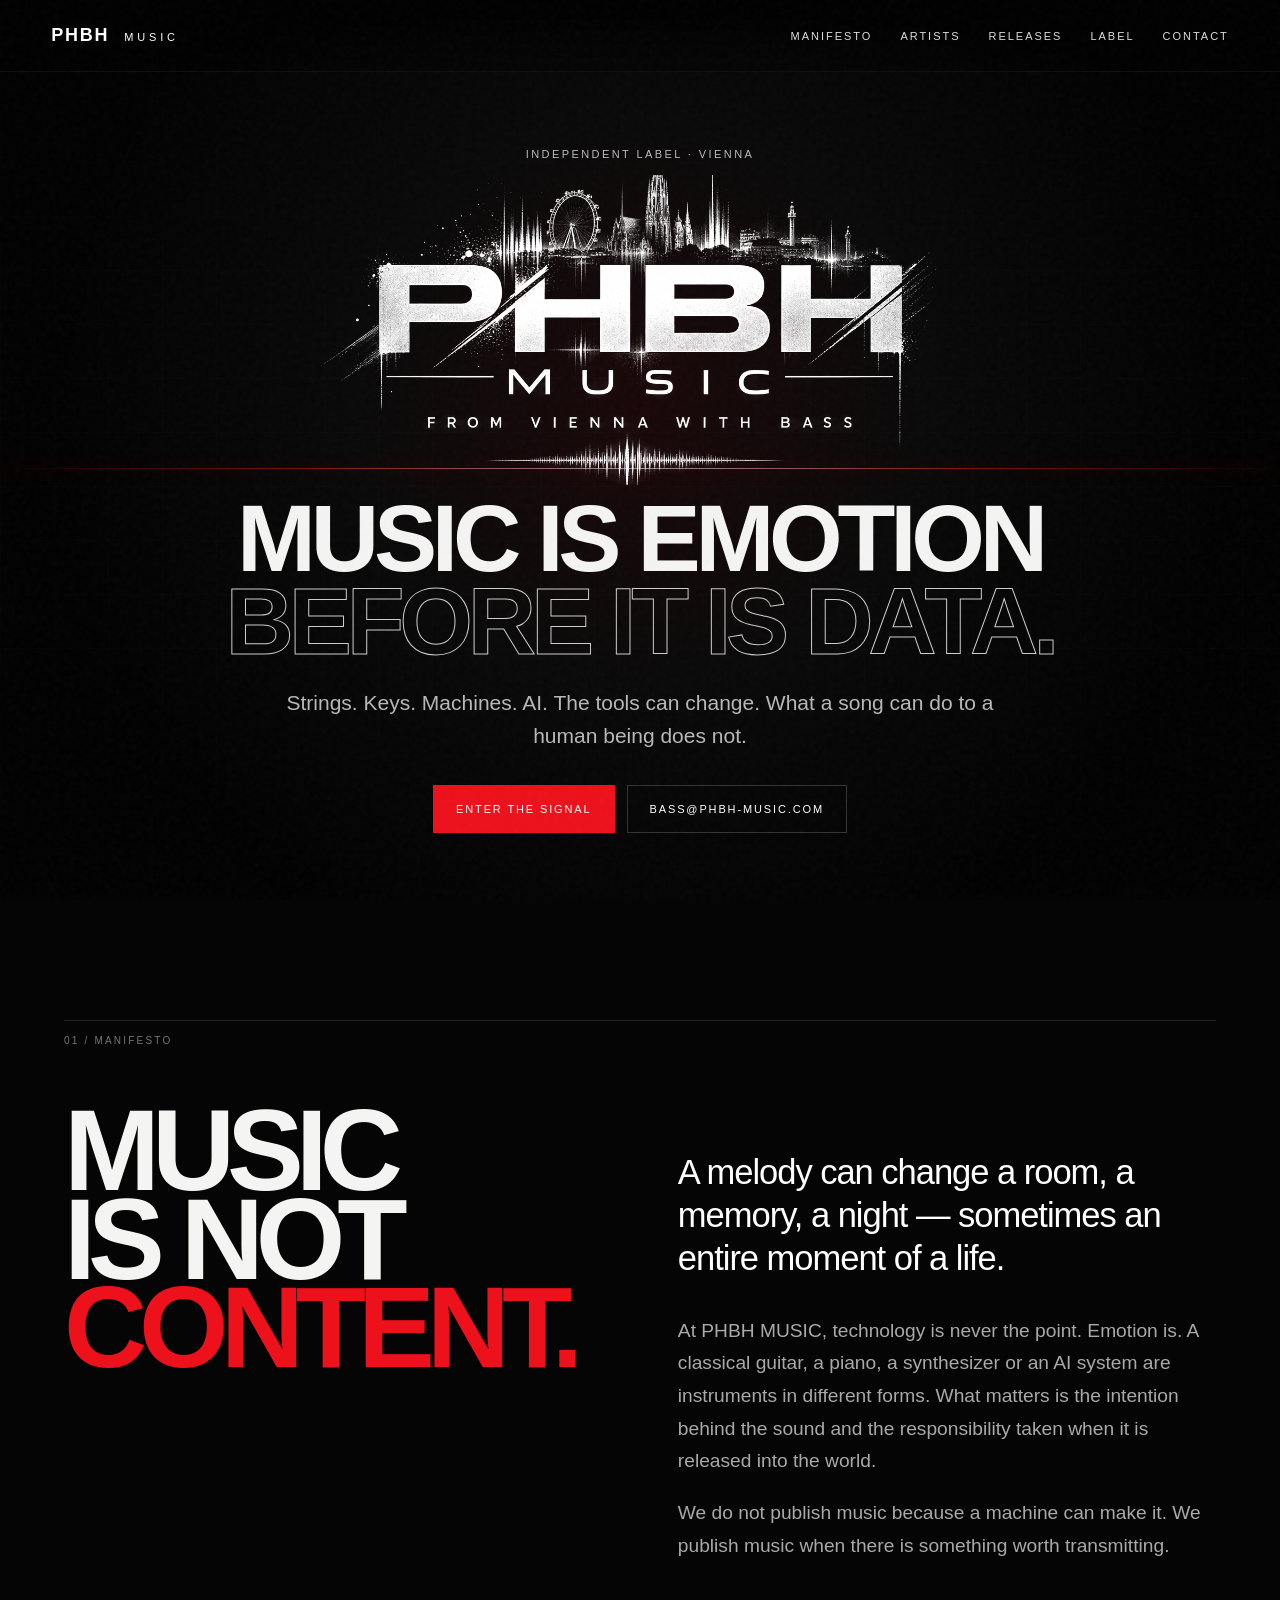
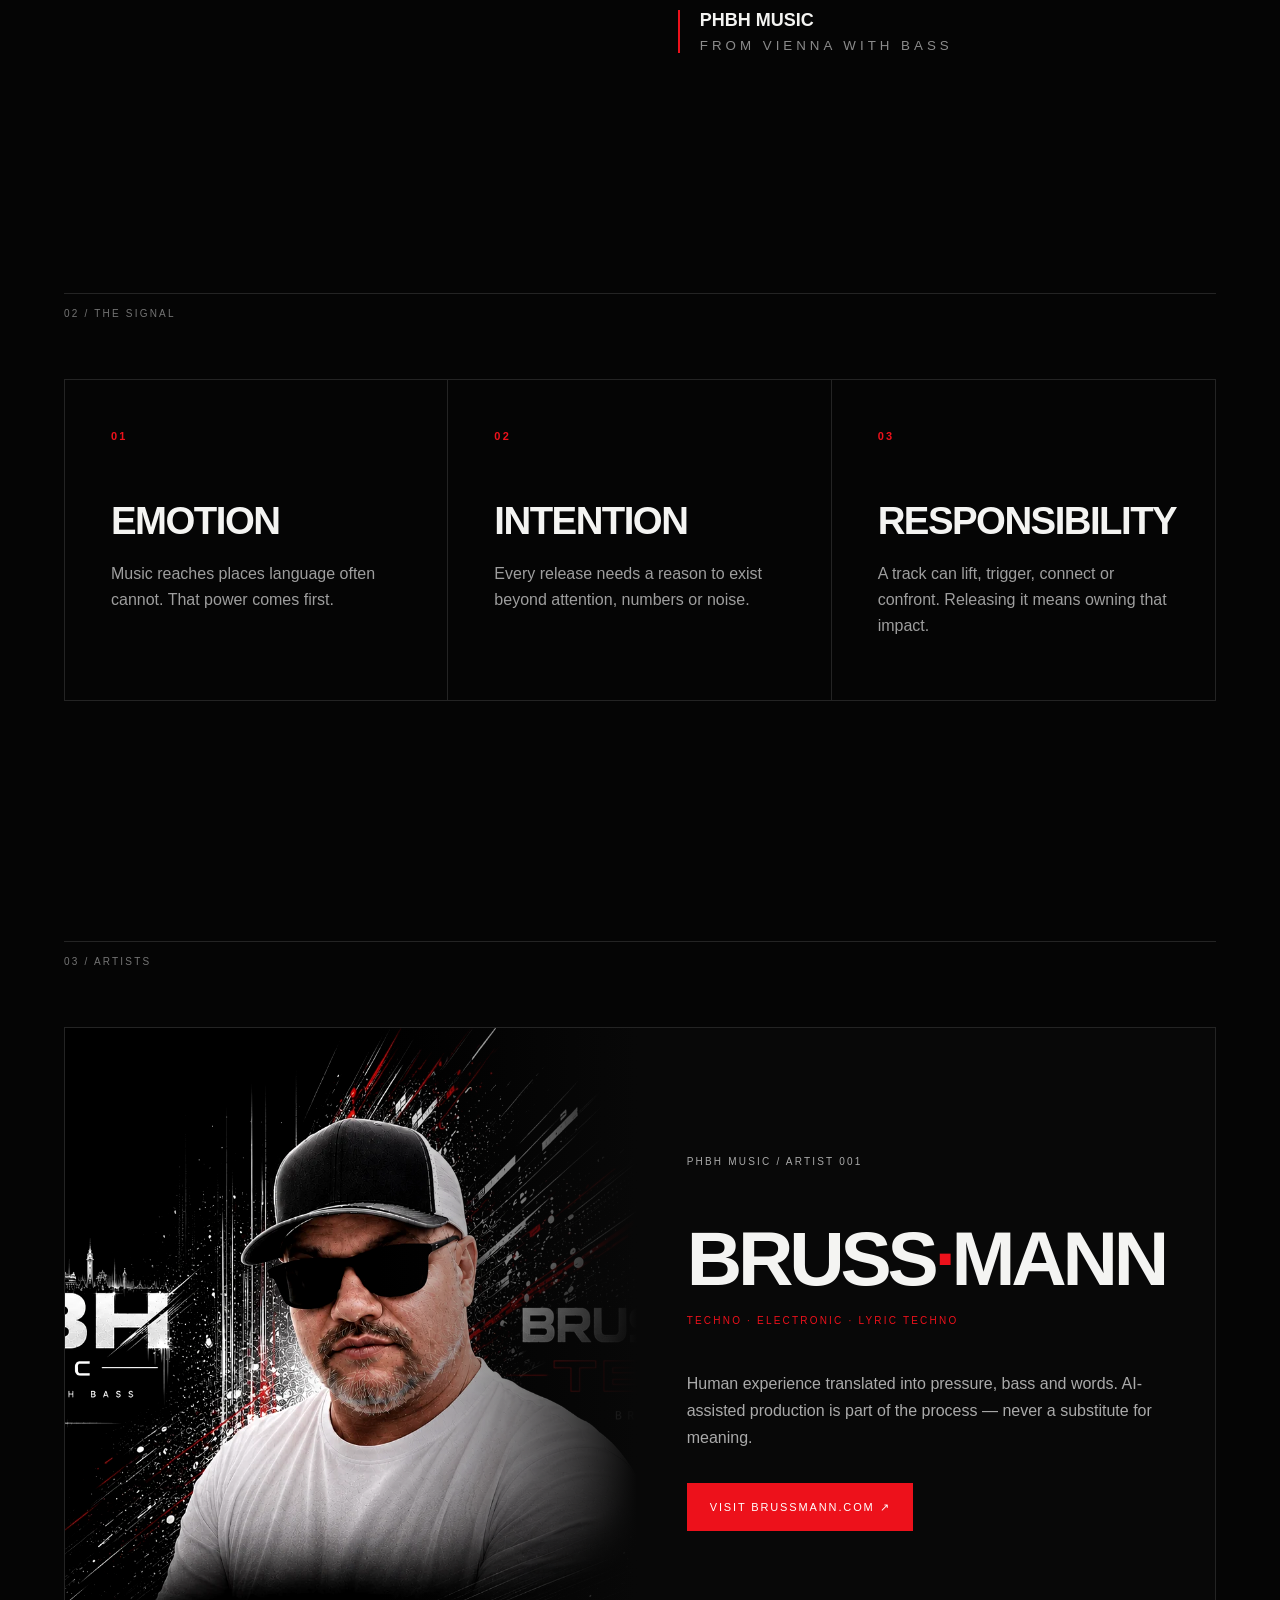
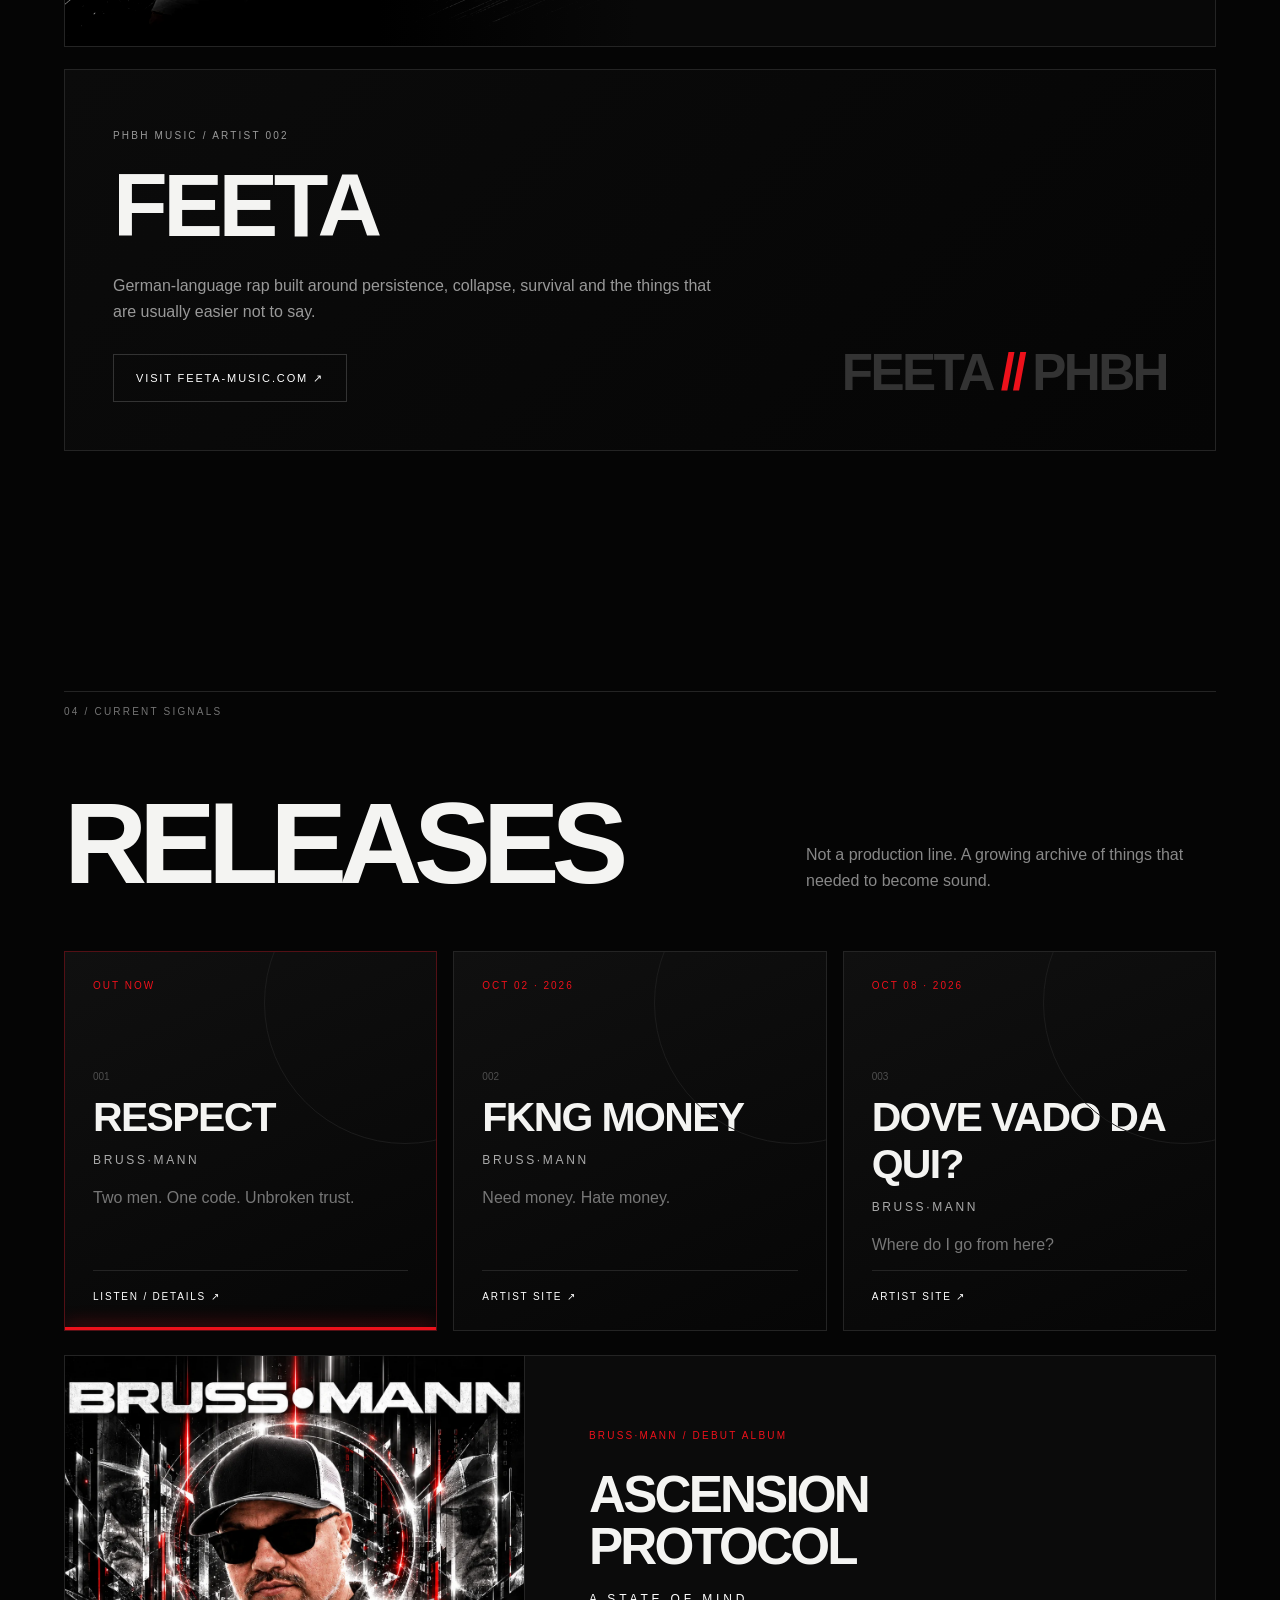
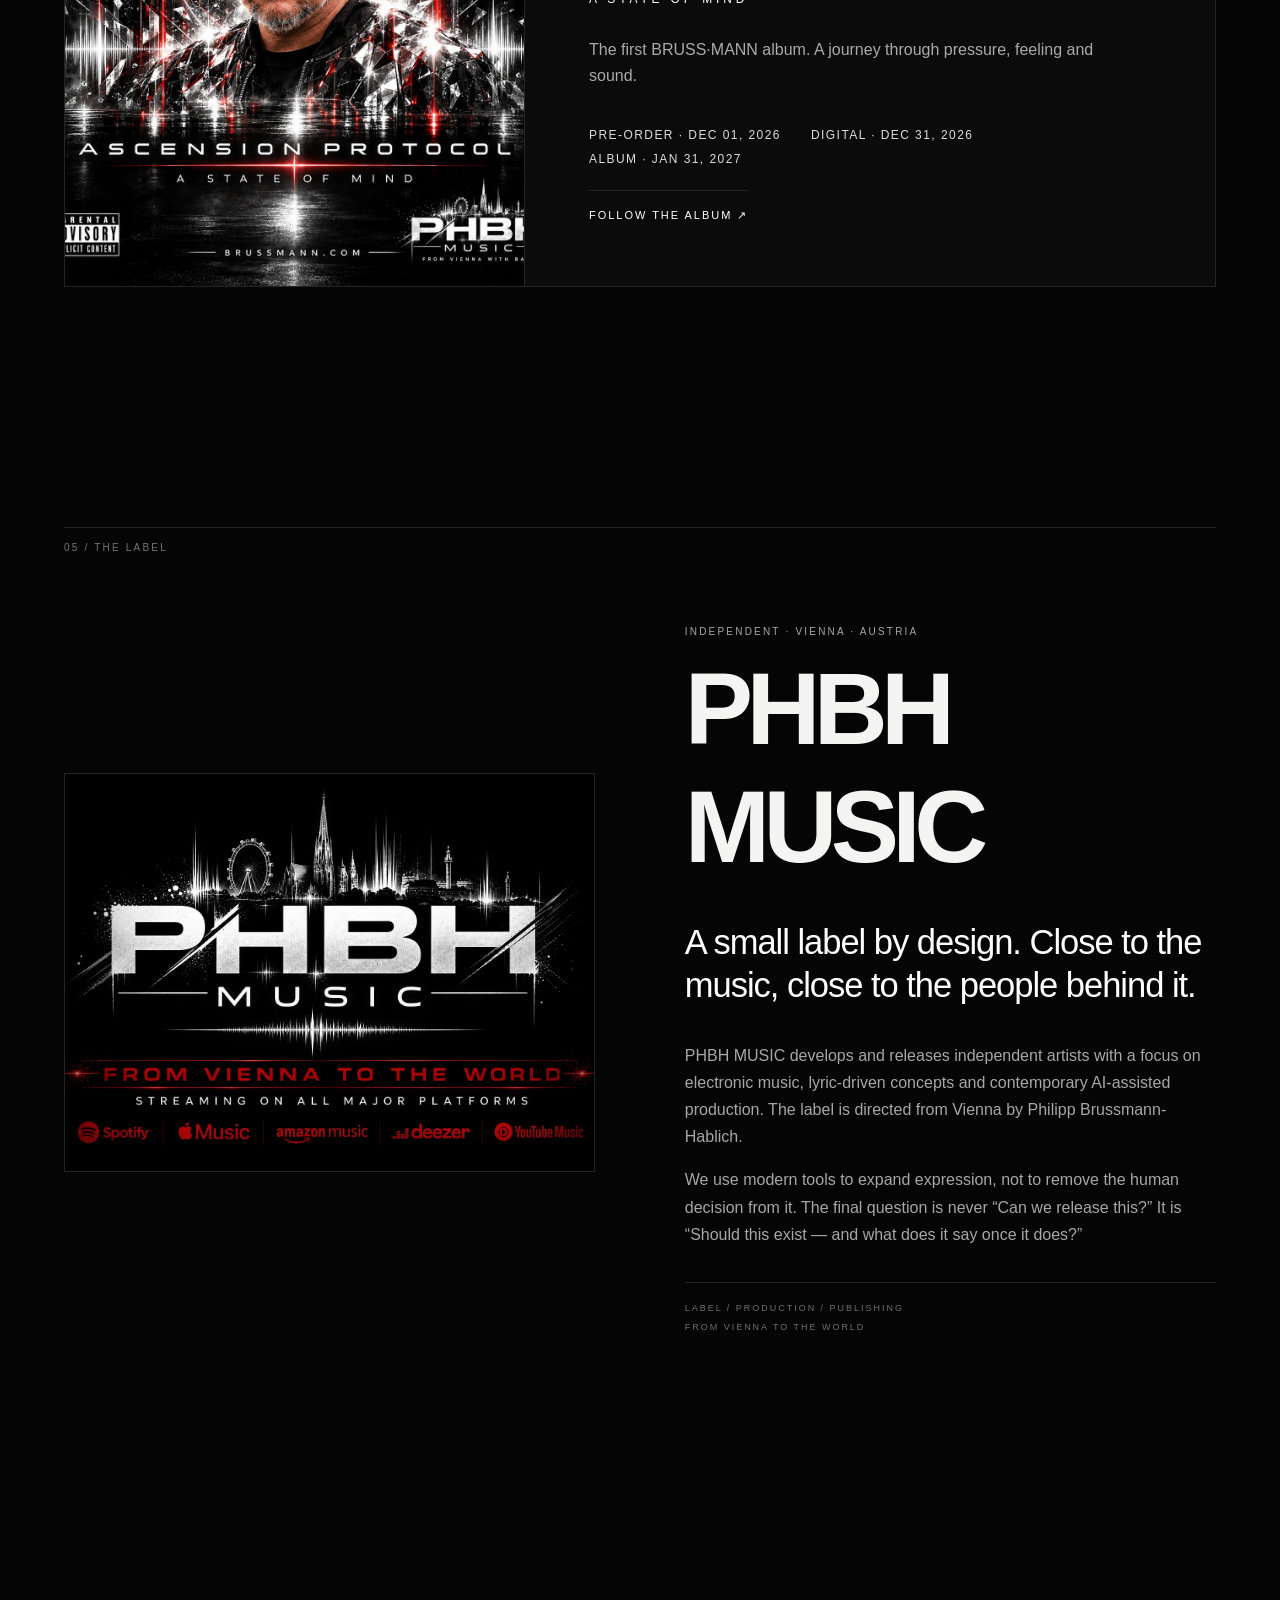
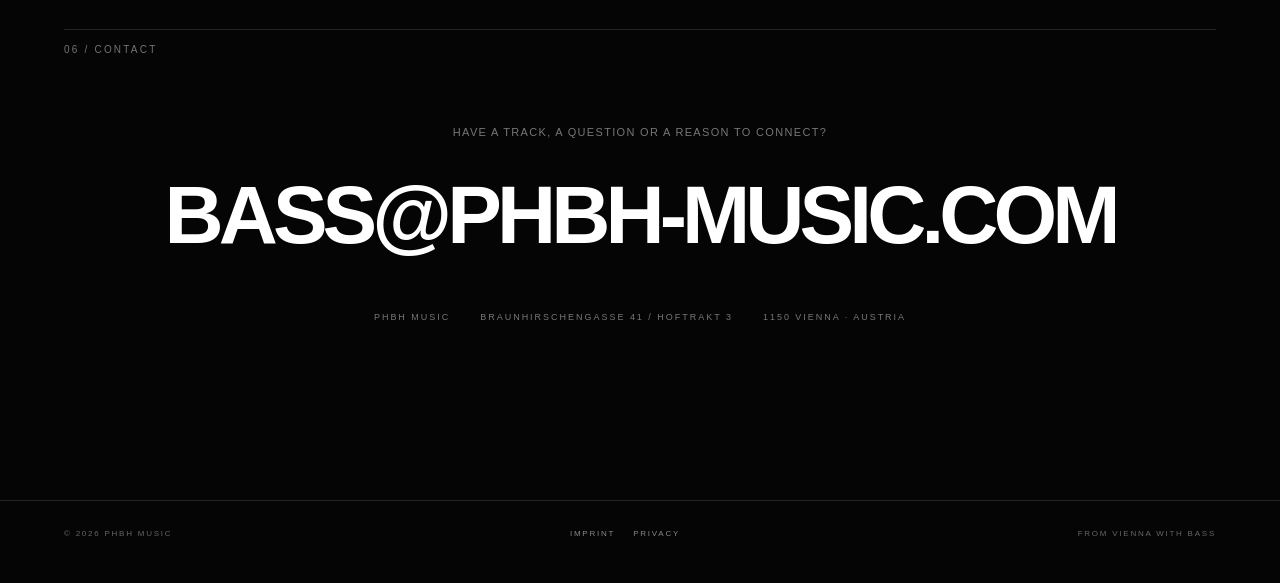
<file: index.html>
<!doctype html>
<html lang="en">
<head>
  <meta charset="utf-8">
  <meta name="viewport" content="width=device-width,initial-scale=1">
  <title>PHBH MUSIC — From Vienna with Bass</title>
  <meta name="description" content="PHBH MUSIC is an independent Vienna-based music label built around emotion, intention and responsible use of modern production technology.">
  <meta name="theme-color" content="#050505">
  <meta property="og:title" content="PHBH MUSIC — From Vienna with Bass">
  <meta property="og:description" content="Music is emotion before it is data. Independent music from Vienna, created with intention.">
  <meta property="og:type" content="website">
  <meta property="og:url" content="https://phbh-music.com/">
  <meta property="og:image" content="https://phbh-music.com/assets/phbh-og.jpg">
  <link rel="stylesheet" href="css/style.css?v=20260926">
  <link rel="icon" href="data:image/svg+xml,<svg xmlns=%22http://www.w3.org/2000/svg%22 viewBox=%220 0 100 100%22><rect width=%22100%22 height=%22100%22 fill=%22black%22/><text x=%2250%22 y=%2262%22 font-size=%2242%22 text-anchor=%22middle%22 fill=%22white%22 font-family=%22Arial%22 font-weight=%22900%22>PH</text></svg>">
</head>
<body>
  <div class="noise" aria-hidden="true"></div>
  <header class="topbar">
    <a class="brand" href="#top" aria-label="PHBH MUSIC home">PHBH <span>MUSIC</span></a>
    <button class="menu" aria-label="Open navigation" aria-expanded="false">MENU</button>
    <nav class="nav" aria-label="Primary navigation">
      <a href="#manifesto">Manifesto</a>
      <a href="#artists">Artists</a>
      <a href="#releases">Releases</a>
      <a href="#about">Label</a>
      <a href="#contact">Contact</a>
    </nav>
  </header>

  <main id="top">
    <section class="hero">
      <div class="hero-grid"></div>
      <div class="pulse-line"></div>
      <div class="hero-inner">
        <p class="eyebrow reveal">INDEPENDENT LABEL · VIENNA</p>
        <img class="hero-logo reveal" src="assets/phbh-logo.webp" alt="PHBH MUSIC — From Vienna with Bass">
        <h1 class="reveal">Music is emotion<br><em>before it is data.</em></h1>
        <p class="hero-copy reveal">Strings. Keys. Machines. AI. The tools can change. What a song can do to a human being does not.</p>
        <div class="hero-actions reveal">
          <a class="btn primary" href="#manifesto">Enter the signal</a>
          <a class="btn ghost" href="mailto:bass@phbh-music.com">bass@phbh-music.com</a>
        </div>
      </div>
    </section>

    <section class="manifesto section" id="manifesto">
      <div class="section-tag">01 / MANIFESTO</div>
      <div class="manifesto-layout">
        <h2 class="reveal">MUSIC<br>IS NOT<br><span>CONTENT.</span></h2>
        <div class="manifesto-copy reveal">
          <p class="lead">A melody can change a room, a memory, a night — sometimes an entire moment of a life.</p>
          <p>At PHBH MUSIC, technology is never the point. Emotion is. A classical guitar, a piano, a synthesizer or an AI system are instruments in different forms. What matters is the intention behind the sound and the responsibility taken when it is released into the world.</p>
          <p>We do not publish music because a machine can make it. We publish music when there is something worth transmitting.</p>
          <div class="signature-line"><span>PHBH MUSIC</span><small>FROM VIENNA WITH BASS</small></div>
        </div>
      </div>
    </section>

    <section class="principles section">
      <div class="section-tag">02 / THE SIGNAL</div>
      <div class="principles-grid">
        <article class="principle reveal"><b>01</b><h3>EMOTION</h3><p>Music reaches places language often cannot. That power comes first.</p></article>
        <article class="principle reveal"><b>02</b><h3>INTENTION</h3><p>Every release needs a reason to exist beyond attention, numbers or noise.</p></article>
        <article class="principle reveal"><b>03</b><h3>RESPONSIBILITY</h3><p>A track can lift, trigger, connect or confront. Releasing it means owning that impact.</p></article>
      </div>
    </section>

    <section class="artists section" id="artists">
      <div class="section-tag">03 / ARTISTS</div>
      <div class="artist-feature reveal">
        <div class="artist-image"><img src="assets/brussmann-hero.webp" alt="BRUSS·MANN"></div>
        <div class="artist-info">
          <p class="kicker">PHBH MUSIC / ARTIST 001</p>
          <h2>BRUSS<span>·</span>MANN</h2>
          <div class="artist-genre">TECHNO · ELECTRONIC · LYRIC TECHNO</div>
          <p>Human experience translated into pressure, bass and words. AI-assisted production is part of the process — never a substitute for meaning.</p>
          <a class="btn primary" href="https://brussmann.com" rel="noopener">Visit BRUSSMANN.COM ↗</a>
        </div>
      </div>
      <div class="artist-secondary reveal">
        <div>
          <p class="kicker">PHBH MUSIC / ARTIST 002</p>
          <h3>FEETA</h3>
          <p>German-language rap built around persistence, collapse, survival and the things that are usually easier not to say.</p>
          <a class="btn ghost" href="https://feeta-music.com" rel="noopener">Visit FEETA-MUSIC.COM ↗</a>
        </div>
        <div class="signal-mark" aria-hidden="true">FEETA<span>//</span>PHBH</div>
      </div>
    </section>

    <section class="releases section" id="releases">
      <div class="section-tag">04 / CURRENT SIGNALS</div>
      <div class="release-intro reveal"><h2>RELEASES</h2><p>Not a production line. A growing archive of things that needed to become sound.</p></div>
      <div class="release-grid">
        <article class="release-card live reveal"><div class="status">OUT NOW</div><div class="number">001</div><h3>RESPECT</h3><p>BRUSS·MANN</p><span>Two men. One code. Unbroken trust.</span><a href="https://brussmann.com" rel="noopener">LISTEN / DETAILS ↗</a></article>
        <article class="release-card reveal"><div class="status">OCT 02 · 2026</div><div class="number">002</div><h3>FKNG MONEY</h3><p>BRUSS·MANN</p><span>Need money. Hate money.</span><a href="https://brussmann.com" rel="noopener">ARTIST SITE ↗</a></article>
        <article class="release-card reveal"><div class="status">OCT 08 · 2026</div><div class="number">003</div><h3>DOVE VADO DA QUI?</h3><p>BRUSS·MANN</p><span>Where do I go from here?</span><a href="https://brussmann.com" rel="noopener">ARTIST SITE ↗</a></article>
      </div>
      <div class="album-teaser reveal">
        <div class="album-art"><img src="assets/ascension-protocol-cover.webp" alt="ASCENSION PROTOCOL — A STATE OF MIND, BRUSS·MANN debut album cover" loading="lazy"></div>
        <div class="album-info">
          <p class="kicker">BRUSS·MANN / DEBUT ALBUM</p>
          <h3>ASCENSION<br>PROTOCOL</h3>
          <p class="album-subtitle">A STATE OF MIND</p>
          <p>The first BRUSS·MANN album. A journey through pressure, feeling and sound.</p>
          <div class="album-dates"><span>PRE-ORDER · DEC 01, 2026</span><span>DIGITAL · DEC 31, 2026</span><span>ALBUM · JAN 31, 2027</span></div>
          <a href="https://brussmann.com" rel="noopener">FOLLOW THE ALBUM ↗</a>
        </div>
      </div>
    </section>

    <section class="about section" id="about">
      <div class="section-tag">05 / THE LABEL</div>
      <div class="about-grid">
        <div class="about-visual reveal"><img src="assets/phbh-world.webp" alt="PHBH MUSIC — From Vienna to the World"></div>
        <div class="about-copy reveal">
          <p class="kicker">INDEPENDENT · VIENNA · AUSTRIA</p>
          <h2>PHBH MUSIC</h2>
          <p class="lead">A small label by design. Close to the music, close to the people behind it.</p>
          <p>PHBH MUSIC develops and releases independent artists with a focus on electronic music, lyric-driven concepts and contemporary AI-assisted production. The label is directed from Vienna by Philipp Brussmann-Hablich.</p>
          <p>We use modern tools to expand expression, not to remove the human decision from it. The final question is never “Can we release this?” It is “Should this exist — and what does it say once it does?”</p>
          <div class="meta"><span>LABEL / PRODUCTION / PUBLISHING</span><span>FROM VIENNA TO THE WORLD</span></div>
        </div>
      </div>
    </section>

    <section class="contact section" id="contact">
      <div class="section-tag">06 / CONTACT</div>
      <div class="contact-inner reveal">
        <p>Have a track, a question or a reason to connect?</p>
        <a class="mail" href="mailto:bass@phbh-music.com">BASS@PHBH-MUSIC.COM</a>
        <div class="contact-meta">
          <span>PHBH MUSIC</span>
          <span>Braunhirschengasse 41 / Hoftrakt 3</span>
          <span>1150 Vienna · Austria</span>
        </div>
      </div>
    </section>
  </main>

  <footer>
    <div>© <span id="year">2026</span> PHBH MUSIC</div>
    <div class="footer-links"><a href="imprint.html">Imprint</a><a href="privacy.html">Privacy</a></div>
    <div>FROM VIENNA WITH BASS</div>
  </footer>
  <script src="js/main.js"></script>
</body>
</html>
</file>
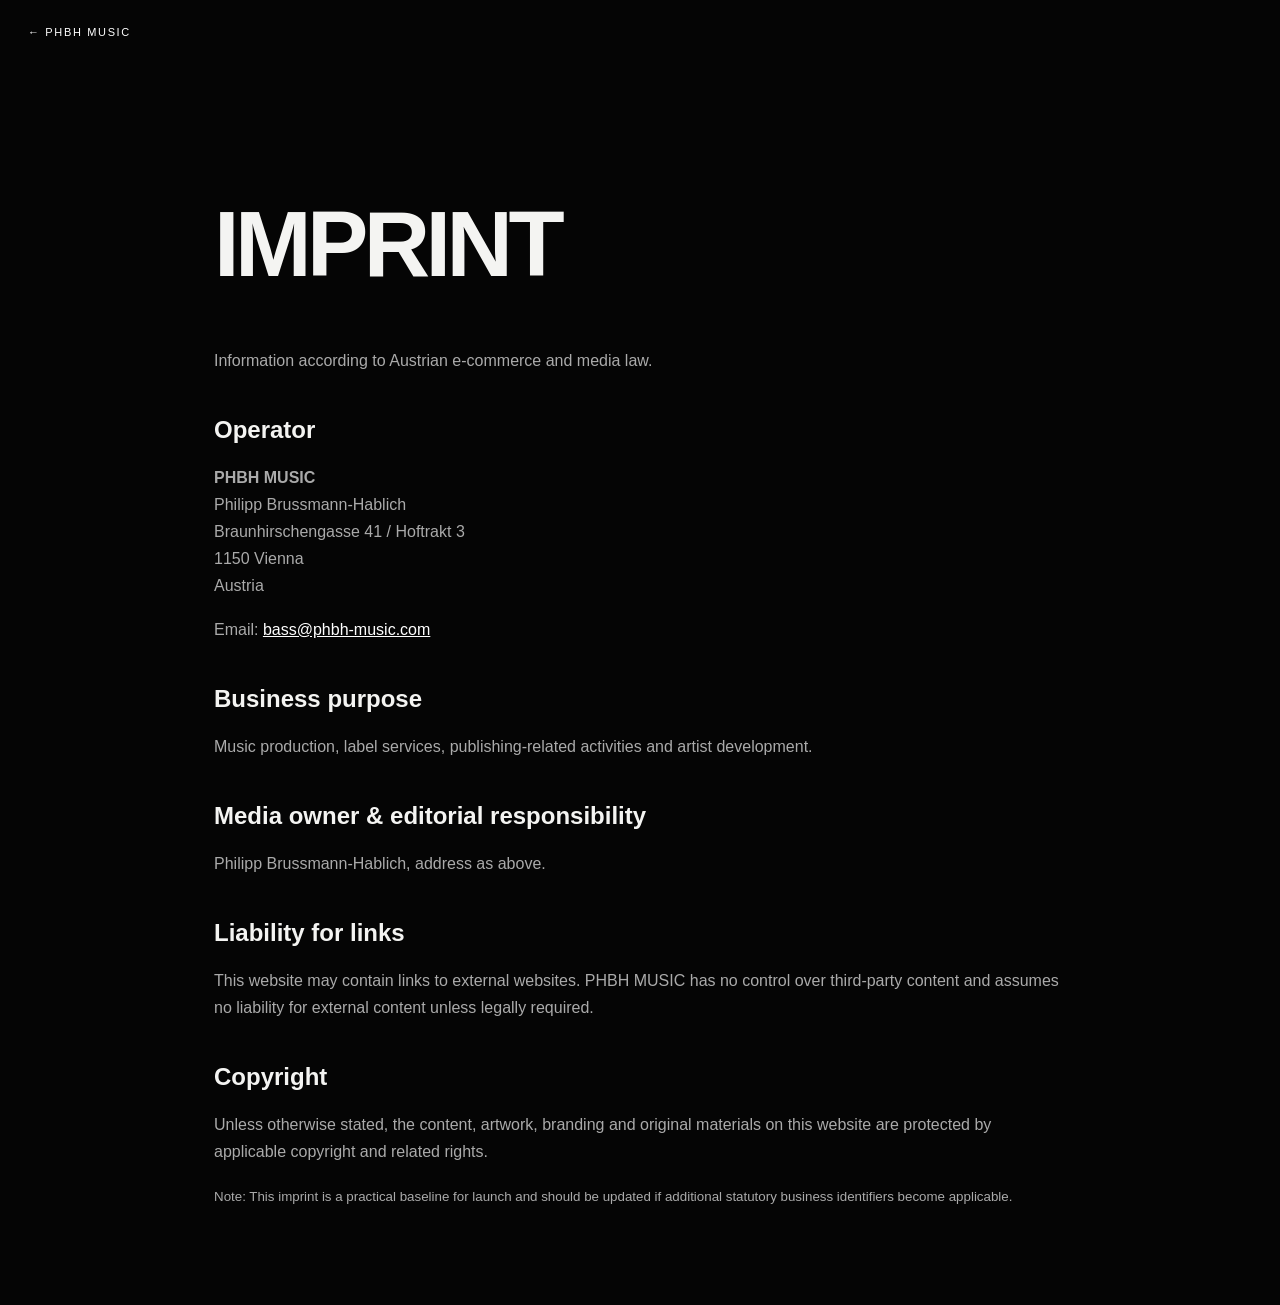
<file: imprint.html>
<!doctype html><html lang="en"><head><meta charset="utf-8"><meta name="viewport" content="width=device-width,initial-scale=1"><title>Imprint — PHBH MUSIC</title><link rel="stylesheet" href="css/style.css"></head><body><a class="legal-back" href="index.html">← PHBH MUSIC</a><main class="legal"><h1>IMPRINT</h1><p>Information according to Austrian e-commerce and media law.</p><h2>Operator</h2><p><strong>PHBH MUSIC</strong><br>Philipp Brussmann-Hablich<br>Braunhirschengasse 41 / Hoftrakt 3<br>1150 Vienna<br>Austria</p><p>Email: <a href="mailto:bass@phbh-music.com">bass@phbh-music.com</a></p><h2>Business purpose</h2><p>Music production, label services, publishing-related activities and artist development.</p><h2>Media owner & editorial responsibility</h2><p>Philipp Brussmann-Hablich, address as above.</p><h2>Liability for links</h2><p>This website may contain links to external websites. PHBH MUSIC has no control over third-party content and assumes no liability for external content unless legally required.</p><h2>Copyright</h2><p>Unless otherwise stated, the content, artwork, branding and original materials on this website are protected by applicable copyright and related rights.</p><p><small>Note: This imprint is a practical baseline for launch and should be updated if additional statutory business identifiers become applicable.</small></p></main></body></html>
</file>
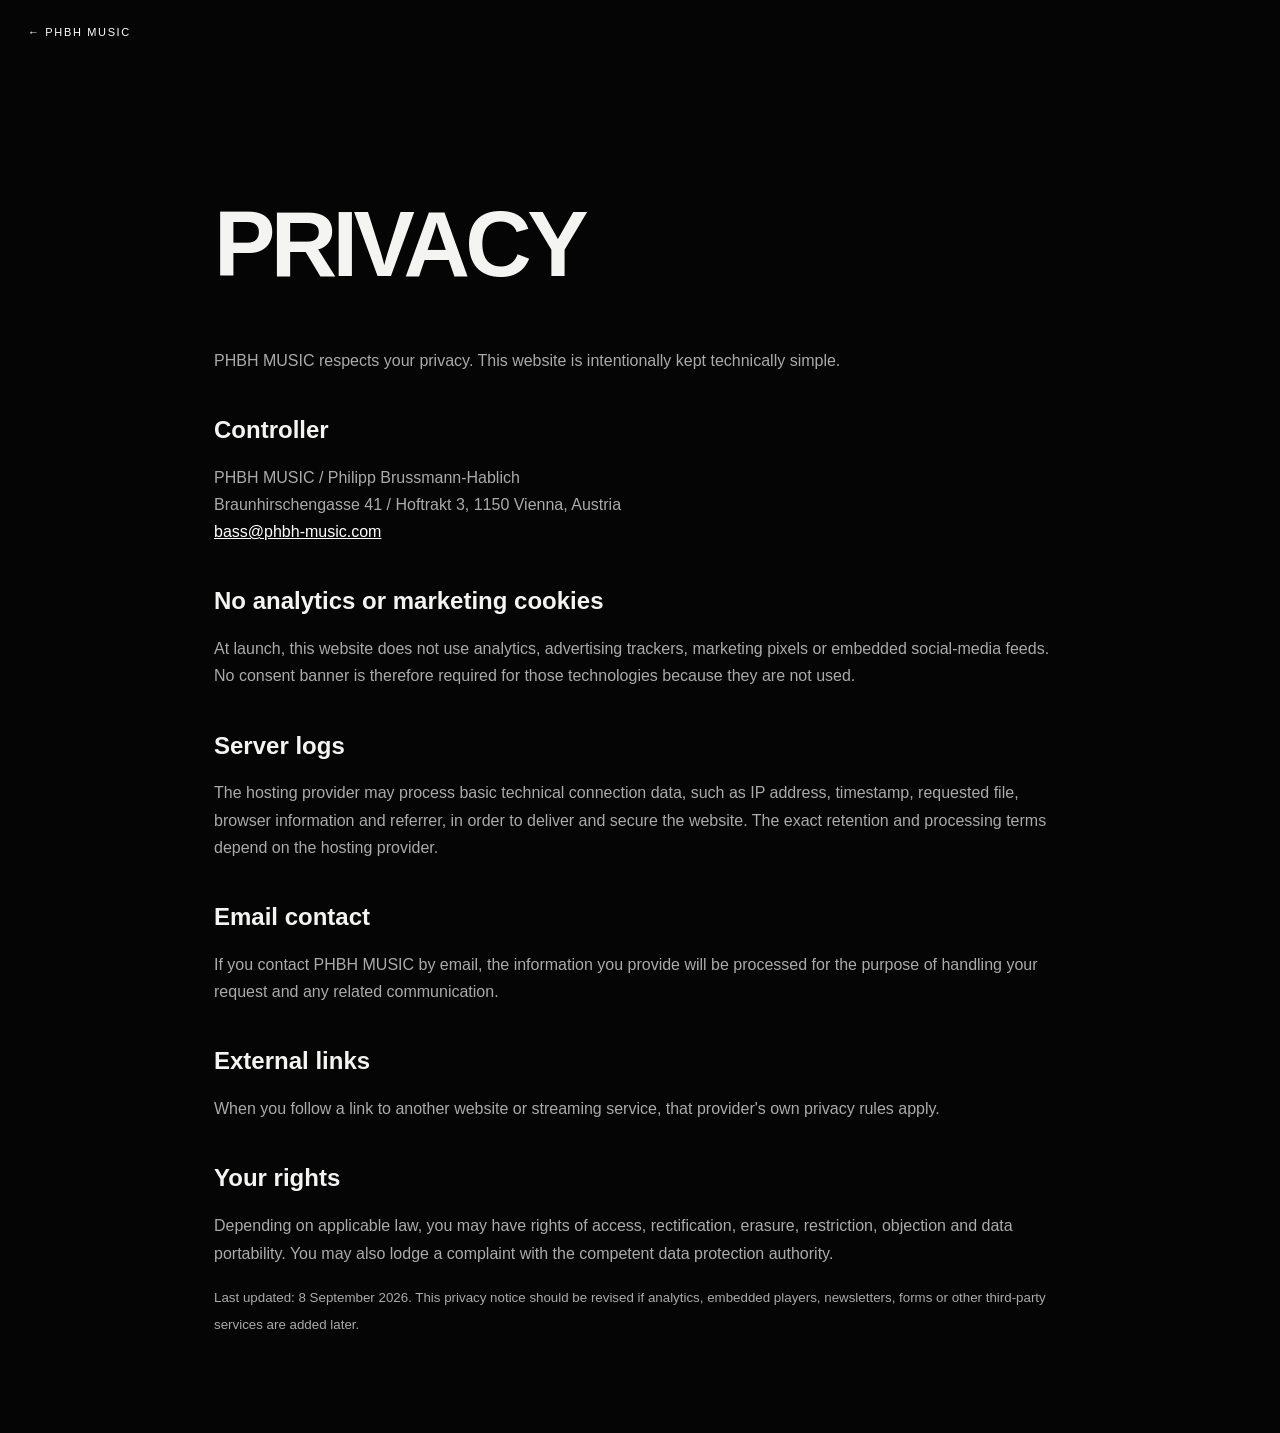
<file: privacy.html>
<!doctype html><html lang="en"><head><meta charset="utf-8"><meta name="viewport" content="width=device-width,initial-scale=1"><title>Privacy — PHBH MUSIC</title><link rel="stylesheet" href="css/style.css"></head><body><a class="legal-back" href="index.html">← PHBH MUSIC</a><main class="legal"><h1>PRIVACY</h1><p>PHBH MUSIC respects your privacy. This website is intentionally kept technically simple.</p><h2>Controller</h2><p>PHBH MUSIC / Philipp Brussmann-Hablich<br>Braunhirschengasse 41 / Hoftrakt 3, 1150 Vienna, Austria<br><a href="mailto:bass@phbh-music.com">bass@phbh-music.com</a></p><h2>No analytics or marketing cookies</h2><p>At launch, this website does not use analytics, advertising trackers, marketing pixels or embedded social-media feeds. No consent banner is therefore required for those technologies because they are not used.</p><h2>Server logs</h2><p>The hosting provider may process basic technical connection data, such as IP address, timestamp, requested file, browser information and referrer, in order to deliver and secure the website. The exact retention and processing terms depend on the hosting provider.</p><h2>Email contact</h2><p>If you contact PHBH MUSIC by email, the information you provide will be processed for the purpose of handling your request and any related communication.</p><h2>External links</h2><p>When you follow a link to another website or streaming service, that provider's own privacy rules apply.</p><h2>Your rights</h2><p>Depending on applicable law, you may have rights of access, rectification, erasure, restriction, objection and data portability. You may also lodge a complaint with the competent data protection authority.</p><p><small>Last updated: 8 September 2026. This privacy notice should be revised if analytics, embedded players, newsletters, forms or other third-party services are added later.</small></p></main></body></html>
</file>
<file: css/style.css>
:root{--bg:#050505;--panel:#0b0b0b;--text:#f4f4f2;--muted:#9b9b9b;--red:#ed111b;--line:#242424;--max:1400px}*{box-sizing:border-box}html{scroll-behavior:smooth}body{margin:0;background:var(--bg);color:var(--text);font-family:Arial,Helvetica,sans-serif;overflow-x:hidden}.noise{position:fixed;inset:0;pointer-events:none;opacity:.035;z-index:50;background-image:url("data:image/svg+xml,%3Csvg viewBox='0 0 180 180' xmlns='http://www.w3.org/2000/svg'%3E%3Cfilter id='n'%3E%3CfeTurbulence type='fractalNoise' baseFrequency='.9' numOctaves='4' stitchTiles='stitch'/%3E%3C/filter%3E%3Crect width='100%25' height='100%25' filter='url(%23n)' opacity='.8'/%3E%3C/svg%3E")}.topbar{position:fixed;top:0;left:0;right:0;height:72px;display:flex;align-items:center;justify-content:space-between;padding:0 clamp(20px,4vw,60px);z-index:40;background:linear-gradient(180deg,rgba(0,0,0,.88),rgba(0,0,0,.15));border-bottom:1px solid rgba(255,255,255,.06);backdrop-filter:blur(12px)}.brand{color:#fff;text-decoration:none;font-weight:900;letter-spacing:.1em;font-size:18px}.brand span{font-weight:400;letter-spacing:.35em;font-size:11px;margin-left:8px}.nav{display:flex;gap:28px}.nav a,.menu{color:#ddd;text-decoration:none;text-transform:uppercase;letter-spacing:.18em;font-size:11px}.nav a:hover{color:#fff}.menu{display:none;background:none;border:0}.hero{min-height:100svh;display:grid;place-items:center;position:relative;isolation:isolate;overflow:hidden;background:radial-gradient(circle at 50% 45%,#1a0809 0,#090909 35%,#020202 72%)}.hero:before{content:"";position:absolute;inset:-5%;background:linear-gradient(115deg,transparent 15%,rgba(237,17,27,.08) 50%,transparent 70%);transform:translateX(-100%);animation:sweep 8s ease-in-out infinite;z-index:-1}@keyframes sweep{0%,15%{transform:translateX(-120%)}60%,100%{transform:translateX(120%)}}.hero-grid{position:absolute;inset:0;z-index:-2;opacity:.17;background-image:linear-gradient(rgba(255,255,255,.06) 1px,transparent 1px),linear-gradient(90deg,rgba(255,255,255,.06) 1px,transparent 1px);background-size:54px 54px;mask-image:linear-gradient(to bottom,transparent,black 35%,black 70%,transparent)}.pulse-line{position:absolute;left:0;right:0;top:52%;height:1px;background:linear-gradient(90deg,transparent,var(--red),#fff,var(--red),transparent);box-shadow:0 0 18px rgba(237,17,27,.8);opacity:.55}.hero-inner{width:min(1120px,90vw);text-align:center;padding-top:70px}.eyebrow,.kicker,.section-tag,.artist-genre,.meta,.contact-meta,footer{letter-spacing:.22em;text-transform:uppercase}.eyebrow{font-size:11px;color:#bbb;margin-bottom:15px}.hero-logo{width:min(820px,88vw);max-height:310px;object-fit:cover;object-position:center 52%;mix-blend-mode:screen;filter:contrast(1.07)}.hero h1{font-size:clamp(48px,7.4vw,112px);line-height:.88;letter-spacing:-.055em;margin:8px 0 22px;text-transform:uppercase}.hero h1 em{font-style:normal;color:transparent;-webkit-text-stroke:1px #fff;opacity:.8}.hero-copy{max-width:730px;margin:0 auto 32px;color:#b8b8b8;font-size:clamp(16px,1.7vw,21px);line-height:1.6}.hero-actions{display:flex;gap:12px;justify-content:center;flex-wrap:wrap}.btn{display:inline-flex;align-items:center;justify-content:center;min-height:48px;padding:0 22px;border:1px solid #333;color:#fff;text-decoration:none;font-size:11px;letter-spacing:.17em;text-transform:uppercase;transition:.25s}.btn.primary{background:var(--red);border-color:var(--red)}.btn.primary:hover{background:#fff;color:#000;border-color:#fff}.btn.ghost:hover{border-color:#fff}.scroll{position:absolute;bottom:24px;color:#777;text-decoration:none;font-size:9px;letter-spacing:.25em;display:flex;flex-direction:column;gap:8px;align-items:center}.scroll span{height:28px;width:1px;background:var(--red)}.section{max-width:var(--max);margin:auto;padding:120px clamp(22px,5vw,70px);position:relative}.section-tag{font-size:10px;color:#747474;border-top:1px solid var(--line);padding-top:14px;margin-bottom:60px}.manifesto-layout{display:grid;grid-template-columns:.9fr 1.1fr;gap:8vw;align-items:start}.manifesto h2{font-size:clamp(62px,9vw,150px);line-height:.77;letter-spacing:-.07em;margin:0}.manifesto h2 span{color:var(--red)}.manifesto-copy{padding-top:10px}.manifesto-copy p{font-size:clamp(17px,1.5vw,22px);line-height:1.7;color:#a9a9a9}.manifesto-copy .lead,.about-copy .lead{font-size:clamp(24px,2.7vw,40px);line-height:1.25;color:#fff;letter-spacing:-.03em}.signature-line{margin-top:48px;border-left:2px solid var(--red);padding-left:20px;display:flex;flex-direction:column;gap:7px}.signature-line span{font-weight:900;font-size:18px}.signature-line small{letter-spacing:.3em;color:#8b8b8b}.principles-grid{display:grid;grid-template-columns:repeat(3,1fr);border:1px solid var(--line)}.principle{padding:46px;min-height:290px;border-right:1px solid var(--line);position:relative;overflow:hidden}.principle:last-child{border-right:0}.principle:after{content:"";position:absolute;inset:auto -20% -60% -20%;height:180px;background:radial-gradient(ellipse,rgba(237,17,27,.18),transparent 60%);opacity:0;transition:.3s}.principle:hover:after{opacity:1}.principle b{color:var(--red);font-size:11px;letter-spacing:.2em}.principle h3{font-size:clamp(27px,3vw,46px);margin:55px 0 18px;letter-spacing:-.04em}.principle p{color:#9e9e9e;line-height:1.6;max-width:310px}.artist-feature{display:grid;grid-template-columns:1.3fr .8fr;background:#080808;border:1px solid var(--line);min-height:620px}.artist-image{min-height:520px;overflow:hidden;position:relative}.artist-image:after{content:"";position:absolute;inset:0;background:linear-gradient(90deg,transparent 55%,#080808 100%)}.artist-image img{width:100%;height:100%;object-fit:cover;object-position:center;filter:saturate(.88) contrast(1.08)}.artist-info{padding:64px 50px;display:flex;flex-direction:column;justify-content:center}.kicker{font-size:10px;color:#7f7f7f}.artist-info h2{font-size:clamp(48px,6vw,92px);letter-spacing:-.055em;margin:12px 0}.artist-info h2 span{color:var(--red)}.artist-genre{font-size:10px;color:var(--red);margin-bottom:28px}.artist-info p{color:#aaa;line-height:1.7;margin-bottom:32px}.artist-info .btn{align-self:flex-start}.artist-secondary{margin-top:22px;border:1px solid var(--line);padding:48px;display:flex;align-items:end;justify-content:space-between;background:linear-gradient(135deg,#0b0b0b,#050505)}.artist-secondary h3{font-size:clamp(52px,7vw,108px);margin:8px 0;letter-spacing:-.05em}.artist-secondary p{color:#999;max-width:620px;line-height:1.6}.signal-mark{font-size:clamp(22px,4vw,52px);font-weight:900;letter-spacing:-.05em;color:#333}.signal-mark span{color:var(--red);padding:0 8px}.release-intro{display:flex;justify-content:space-between;gap:40px;align-items:end;margin-bottom:42px}.release-intro h2{font-size:clamp(58px,9vw,132px);margin:0;letter-spacing:-.07em}.release-intro p{color:#888;max-width:410px;line-height:1.6}.release-grid{display:grid;grid-template-columns:repeat(3,1fr);gap:16px}.release-card{border:1px solid var(--line);padding:28px;min-height:380px;display:flex;flex-direction:column;position:relative;background:linear-gradient(155deg,#101010,#060606);overflow:hidden}.release-card:before{content:"";position:absolute;width:280px;height:280px;border:1px solid #1c1c1c;border-radius:50%;right:-110px;top:-90px}.release-card.live{border-color:#531015}.release-card.live:after{content:"";position:absolute;inset:auto 0 0 0;height:3px;background:var(--red);box-shadow:0 0 18px var(--red)}.status{font-size:10px;letter-spacing:.2em;color:var(--red)}.number{font-size:10px;color:#4e4e4e;margin:80px 0 12px}.release-card h3{font-size:clamp(31px,3.2vw,52px);margin:0;letter-spacing:-.04em}.release-card p{font-size:12px;letter-spacing:.22em;color:#aaa}.release-card span{color:#777;margin-top:10px}.release-card a{margin-top:auto;color:#fff;text-decoration:none;font-size:10px;letter-spacing:.18em;border-top:1px solid var(--line);padding-top:20px}.about-grid{display:grid;grid-template-columns:1fr 1fr;gap:7vw;align-items:center}.about-visual{border:1px solid var(--line);overflow:hidden;position:relative}.about-visual:after{content:"";position:absolute;inset:0;box-shadow:inset 0 0 90px #000}.about-visual img{display:block;width:100%;aspect-ratio:4/3;object-fit:cover}.about-copy h2{font-size:clamp(58px,8vw,116px);margin:10px 0 25px;letter-spacing:-.065em}.about-copy p{color:#a7a7a7;line-height:1.7}.meta{border-top:1px solid var(--line);margin-top:34px;padding-top:20px;display:grid;gap:9px;font-size:9px;color:#6f6f6f}.contact{min-height:72vh;display:flex;flex-direction:column;justify-content:center}.contact-inner{text-align:center}.contact-inner>p{color:#777;letter-spacing:.12em;text-transform:uppercase;font-size:11px}.mail{display:block;color:#fff;text-decoration:none;font-weight:900;font-size:clamp(30px,6.4vw,98px);letter-spacing:-.06em;margin:30px 0 50px;transition:.25s}.mail:hover{color:var(--red)}.contact-meta{display:flex;justify-content:center;flex-wrap:wrap;gap:16px 30px;font-size:9px;color:#777}footer{max-width:var(--max);margin:auto;padding:28px clamp(22px,5vw,70px) 45px;border-top:1px solid var(--line);font-size:8px;color:#666;display:flex;justify-content:space-between;gap:15px}.footer-links{display:flex;gap:18px}.footer-links a{color:#888;text-decoration:none}.reveal{opacity:0;transform:translateY(22px);transition:opacity .8s ease,transform .8s ease}.reveal.visible{opacity:1;transform:none}.legal{max-width:900px;margin:0 auto;padding:130px 24px 80px}.legal h1{font-size:clamp(48px,8vw,92px);letter-spacing:-.05em;margin-bottom:50px}.legal h2{margin-top:42px}.legal p,.legal li{color:#aaa;line-height:1.7}.legal a{color:#fff}.legal-back{position:fixed;top:26px;left:28px;color:#fff;text-decoration:none;z-index:3;letter-spacing:.15em;font-size:11px}
@media(max-width:900px){.nav{display:none;position:absolute;top:72px;left:0;right:0;padding:28px;background:#080808;border-bottom:1px solid #222;flex-direction:column}.nav.open{display:flex}.menu{display:block}.hero-logo{width:96vw}.manifesto-layout,.about-grid{grid-template-columns:1fr}.manifesto-layout{gap:55px}.principles-grid,.release-grid{grid-template-columns:1fr}.principle{border-right:0;border-bottom:1px solid var(--line)}.principle:last-child{border-bottom:0}.artist-feature{grid-template-columns:1fr}.artist-image:after{background:linear-gradient(0deg,#080808 0,transparent 40%)}.artist-info{padding:38px 28px}.artist-secondary{align-items:flex-start;flex-direction:column;gap:34px}.release-intro{display:block}.release-intro p{margin-top:20px}.section{padding-top:90px;padding-bottom:90px}.section-tag{margin-bottom:40px}footer{flex-direction:column;align-items:center;text-align:center}.contact-meta{flex-direction:column}.hero h1{font-size:clamp(46px,14vw,76px)}}
@media(prefers-reduced-motion:reduce){*{scroll-behavior:auto!important}.hero:before{animation:none}.reveal{opacity:1;transform:none;transition:none}}
.artist-secondary .btn{margin-top:14px}
.album-teaser{margin-top:24px;border:1px solid var(--line);display:grid;grid-template-columns:minmax(240px,.8fr) 1.2fr;background:#0b0b0b}
.album-art{border-right:1px solid var(--line);overflow:hidden;background:#050505}
.album-art img{display:block;width:100%;height:100%;aspect-ratio:1;object-fit:cover}
.album-info{padding:clamp(30px,5vw,68px);display:flex;flex-direction:column;justify-content:center}
.album-info .kicker{color:var(--red)}
.album-info h3{font-size:clamp(34px,4vw,62px);line-height:1;letter-spacing:-.055em;margin:18px 0}
.album-info>p:not(.kicker){color:#aaa;line-height:1.6;max-width:540px}
.album-info .album-subtitle{color:#fff!important;letter-spacing:.32em;font-size:12px;margin:0 0 12px}
.album-dates{display:flex;flex-wrap:wrap;gap:10px 30px;margin:24px 0;color:#ddd;font-size:12px;letter-spacing:.12em}
.album-info>a{align-self:flex-start;color:#fff;text-decoration:none;font-size:11px;letter-spacing:.18em;border-top:1px solid var(--line);padding-top:18px}
@media(max-width:700px){.album-teaser{grid-template-columns:1fr}.album-art{border-right:0;border-bottom:1px solid var(--line)}.album-info{padding:32px 26px}.album-dates{font-size:11px}}
</file>
